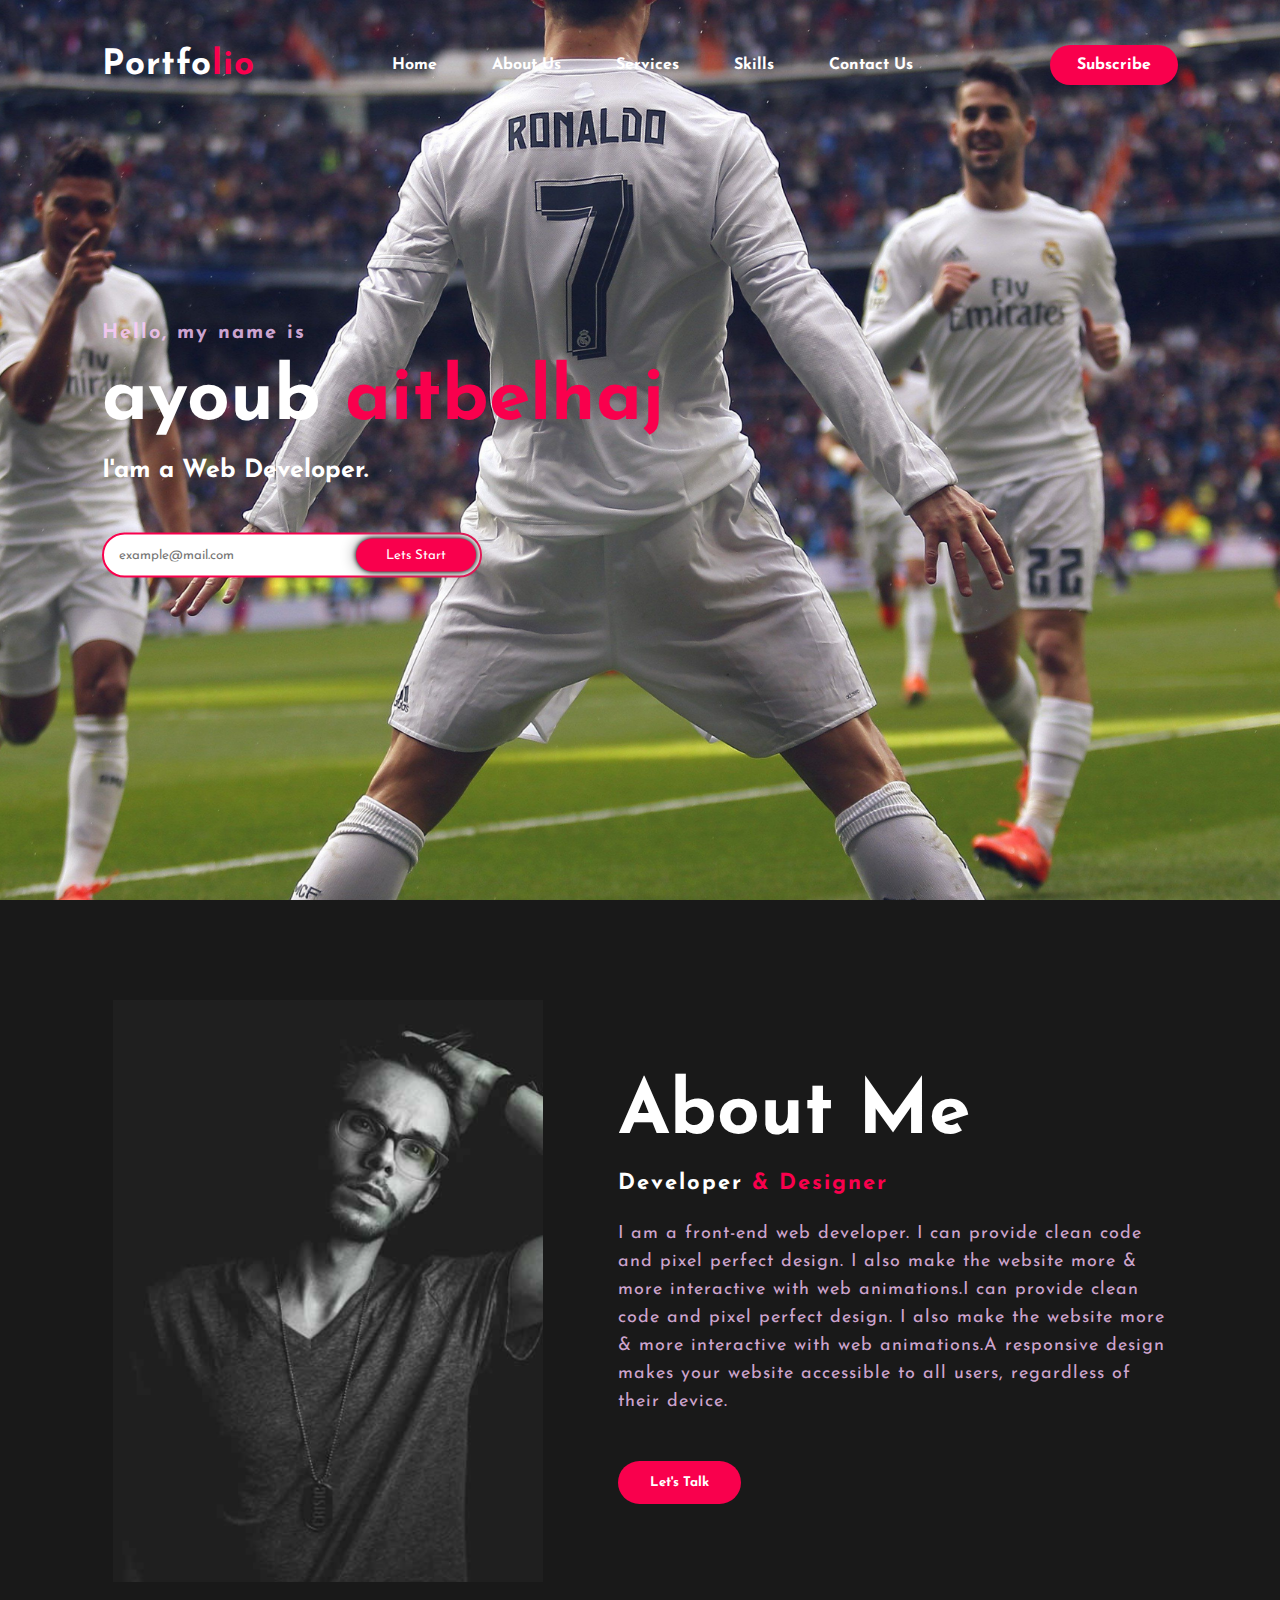
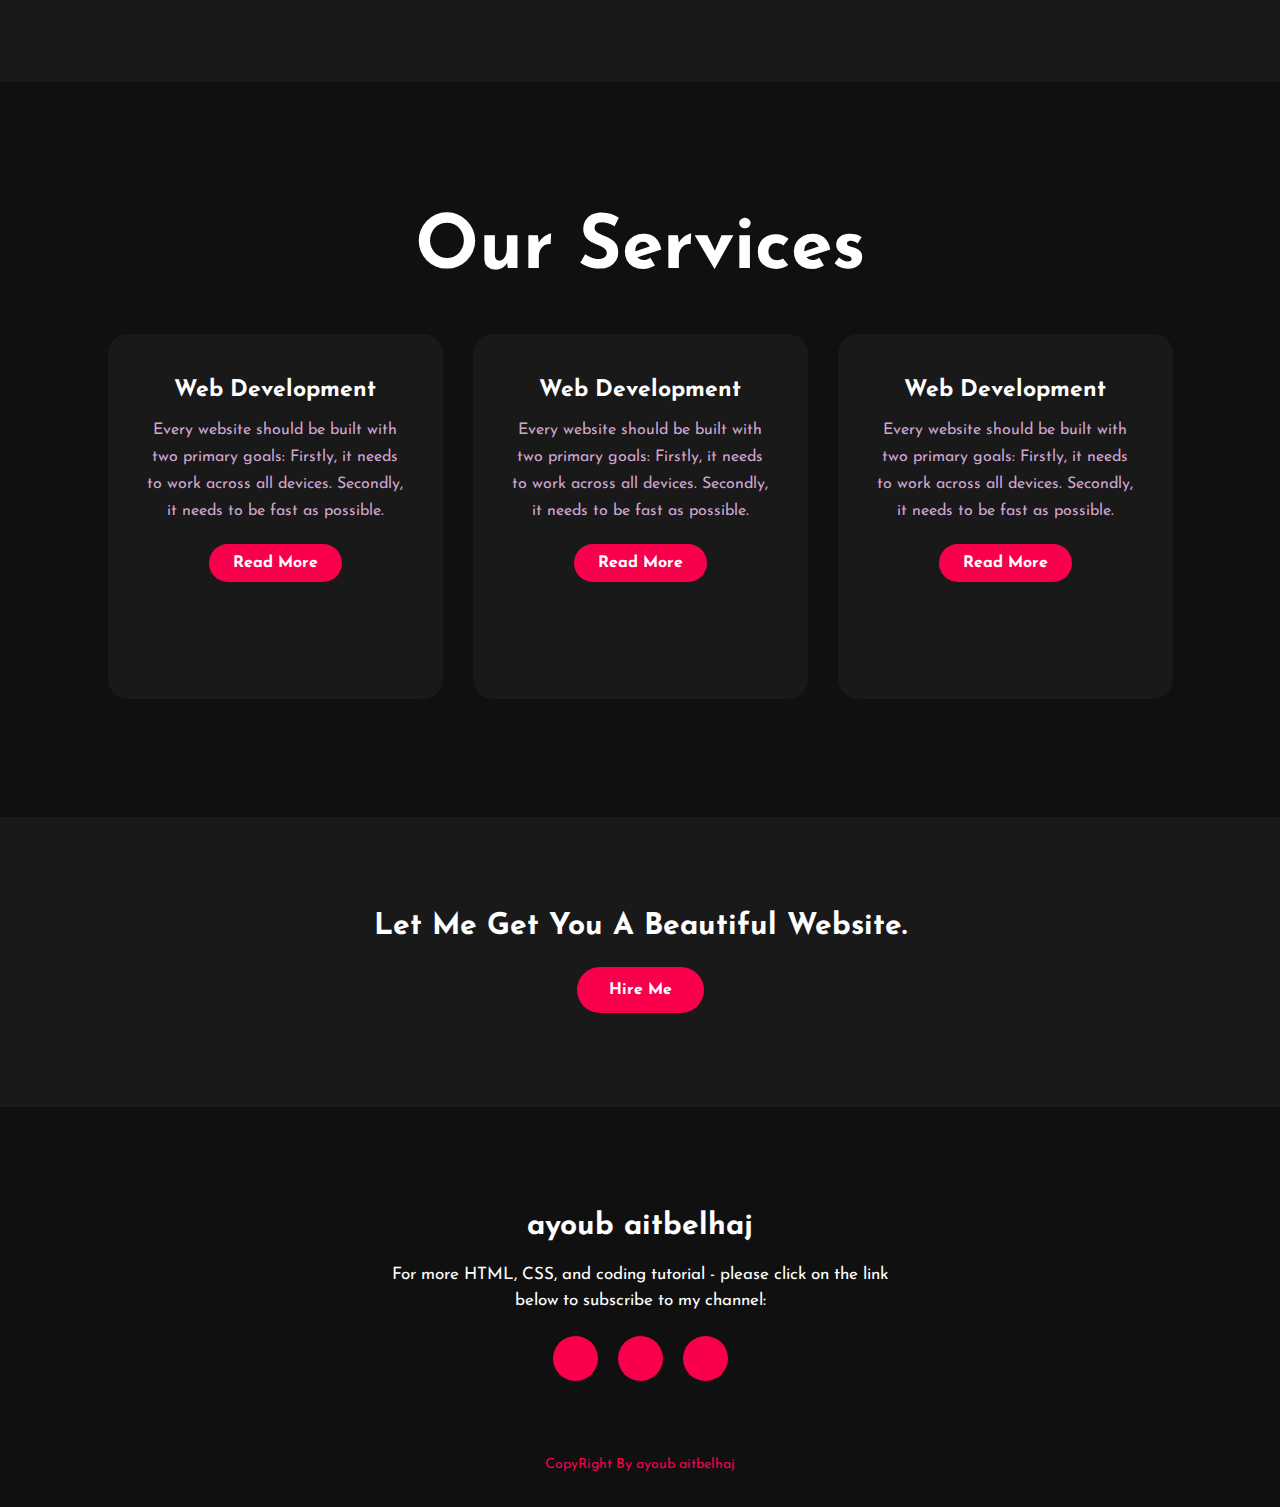
<file: Build a Complete Personal Portfolio Website Using Only HTML And CSS  Pure HTML And CSS/index.html>
<!DOCTYPE html>
<html>
<head>
	<title>Portfolio website</title>
	<link rel="stylesheet" type="text/css" href="css/style.css">

	<link rel="preconnect" href="https://fonts.gstatic.com">
  <link href="https://fonts.googleapis.com/css2?family=Josefin+Sans:ital,wght@0,100;0,200;0,300;0,400;0,500;0,600;0,700;1,100;1,200;1,300;1,400;1,500;1,600;1,700&display=swap" rel="stylesheet">

  <link rel="stylesheet" href="https://cdnjs.cloudflare.com/ajax/libs/font-awesome/5.15.3/css/all.min.css" integrity="sha512-iBBXm8fW90+nuLcSKlbmrPcLa0OT92xO1BIsZ+ywDWZCvqsWgccV3gFoRBv0z+8dLJgyAHIhR35VZc2oM/gI1w==" crossorigin="anonymous" referrerpolicy="no-referrer" />

</head>
<body>
	<!----hero Section start---->

	<div class="hero">
		<nav>
			<h2 class="logo">Portfo<span>lio</span></h2>
			<ul>
				<li><a href="#">Home</a></li>
				<li><a href="#">About Us</a></li>
				<li><a href="#">Services</a></li>
				<li><a href="#">Skills</a></li>
				<li><a href="#">Contact Us</a></li>
			</ul>
			<a href="#" class="btn">Subscribe</a>
		</nav>

		<div class="content">
			<h4>Hello, my name is</h4>
			<h1>ayoub <span>aitbelhaj</span></h1>
			<h3>I'am a Web Developer.</h3>
			<div class="newslatter">
				<form>
					<input type="email" name="email" id="mail" placeholder="example@mail.com">
					<input type="submit" name="submit" value="Lets Start">
				</form>
			</div>
		</div>
	</div>

	<!----About section start---->
	<section class="about">
		<div class="main">
			<img src="img/main-img.png">
			<div class="about-text">
				<h2>About Me</h2>
				<h5>Developer <span>& Designer</span></h5>
				<p>I am a front-end web developer. I can provide clean code and pixel perfect design. I also make the website more & more interactive with web animations.I can provide clean code and pixel perfect design. I also make the website more & more interactive with web animations.A responsive design makes your website accessible to all users, regardless of their device.</p>
				<button type="button">Let's Talk</button>
			</div>
		</div>
	</section>

	<!-----service section start----------->
	<div class="service">
		<div class="title">
			<h2>Our Services</h2>
		</div>

		<div class="box">
			<div class="card">
				<i class="fas fa-bars"></i>
				<h5>Web Development</h5>
				<div class="pra">
					<p>Every website should be built with two primary goals: Firstly, it needs to work across all devices. Secondly, it needs to be fast as possible.</p>

					<p style="text-align: center;">
						<a class="button" href="#">Read More</a>
					</p>
				</div>
			</div>

			<div class="card">
				<i class="far fa-user"></i>
				<h5>Web Development</h5>
				<div class="pra">
					<p>Every website should be built with two primary goals: Firstly, it needs to work across all devices. Secondly, it needs to be fast as possible.</p>

					<p style="text-align: center;">
						<a class="button" href="#">Read More</a>
					</p>
				</div>
			</div>

			<div class="card">
				<i class="far fa-bell"></i>
				<h5>Web Development</h5>
				<div class="pra">
					<p>Every website should be built with two primary goals: Firstly, it needs to work across all devices. Secondly, it needs to be fast as possible.</p>

					<p style="text-align: center;">
						<a class="button" href="#">Read More</a>
					</p>
				</div>
			</div>
		</div>
	</div>

	<!------Contact Me------>
	<div class="contact-me">
		<p>Let Me Get You A Beautiful Website.</p>
		<a class="button-two" href="#">Hire Me</a>
	</div>

	<!------footer start--------->
	<footer>
		<p>ayoub aitbelhaj</p>
		<p>For more HTML, CSS, and coding tutorial - please click on the link below to subscribe to my channel:</p>
		<div class="social">
			<a href="#"><i class="fab fa-facebook-f"></i></a>
			<a href="#"><i class="fab fa-instagram"></i></a>
			<a href="#"><i class="fab fa-dribbble"></i></a>
		</div>
		<p class="end">CopyRight By ayoub aitbelhaj</p>
	</footer>
</body>
</html>
</file>
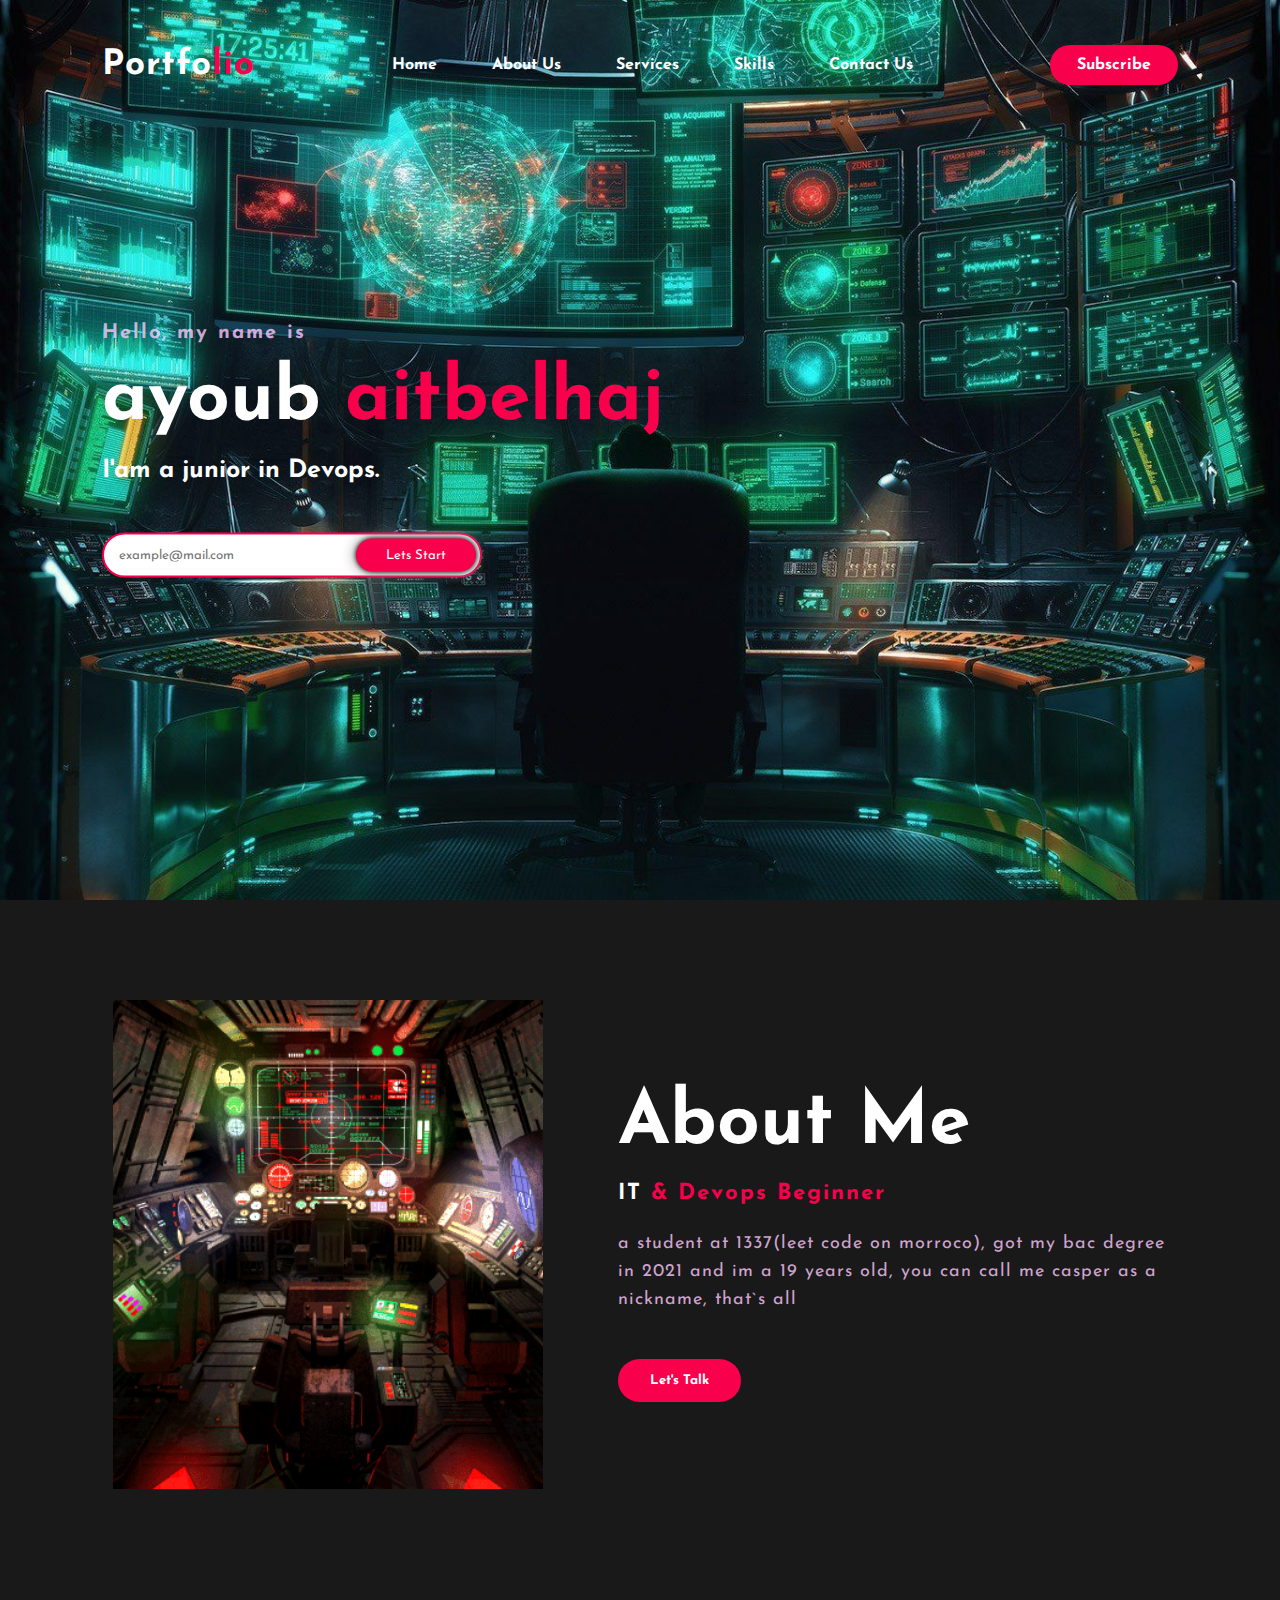
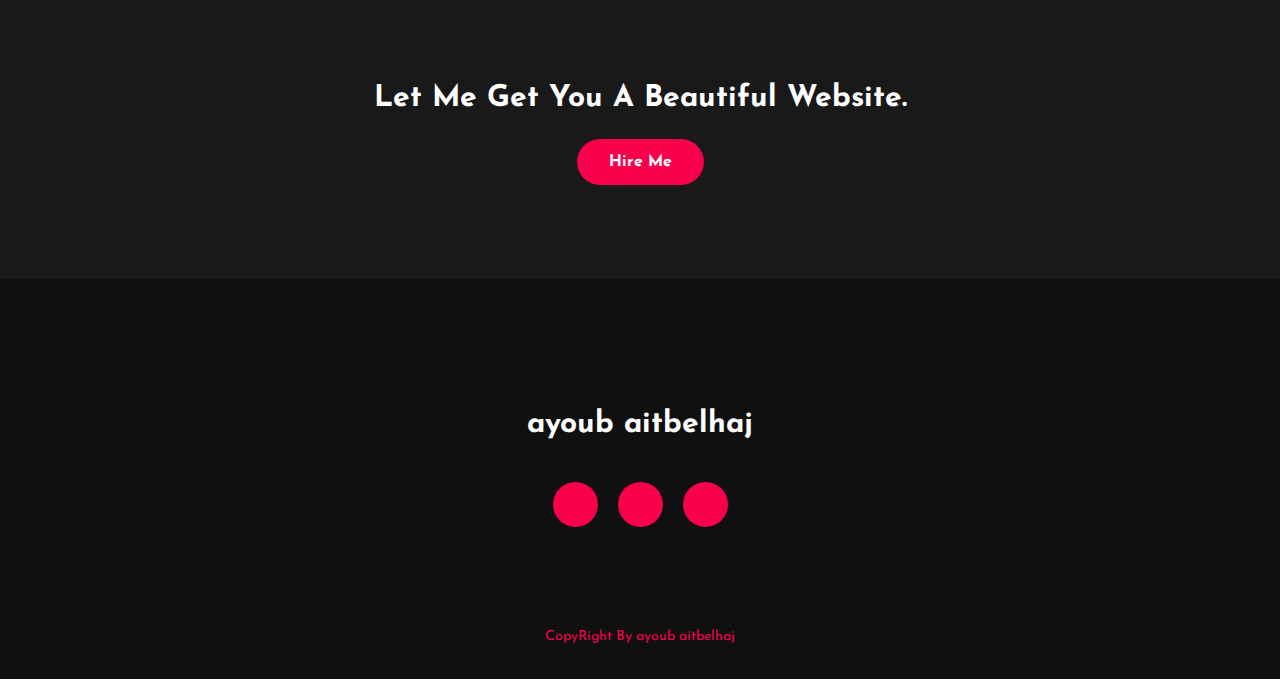
<file: portfolio/index.html>
<!DOCTYPE html>
<html>
<head>
	<title>Portfolio website</title>
	<link rel="stylesheet" type="text/css" href="css/style.css">

	<link rel="preconnect" href="https://fonts.gstatic.com">
  <link href="https://fonts.googleapis.com/css2?family=Josefin+Sans:ital,wght@0,100;0,200;0,300;0,400;0,500;0,600;0,700;1,100;1,200;1,300;1,400;1,500;1,600;1,700&display=swap" rel="stylesheet">

  <link rel="stylesheet" href="https://cdnjs.cloudflare.com/ajax/libs/font-awesome/5.15.3/css/all.min.css" integrity="sha512-iBBXm8fW90+nuLcSKlbmrPcLa0OT92xO1BIsZ+ywDWZCvqsWgccV3gFoRBv0z+8dLJgyAHIhR35VZc2oM/gI1w==" crossorigin="anonymous" referrerpolicy="no-referrer" />

</head>
<body>
	<!----hero Section start---->

	<div class="hero">
		<nav>
			<h2 class="logo">Portfo<span>lio</span></h2>
			<ul>
				<li><a href="#">Home</a></li>
				<li><a href="#">About Us</a></li>
				<li><a href="#">Services</a></li>
				<li><a href="#">Skills</a></li>
				<li><a href="#">Contact Us</a></li>
			</ul>
			<a href="#" class="btn">Subscribe</a>
		</nav>

		<div class="content">
			<h4>Hello, my name is</h4>
			<h1>ayoub <span>aitbelhaj</span></h1>
			<h3>I'am a junior in Devops.</h3>
			<div class="newslatter">
				<form>
					<input type="email" name="email" id="mail" placeholder="example@mail.com">
					<input type="submit" name="submit" value="Lets Start">
				</form>
			</div>
		</div>
	</div>

	<!----About section start---->
	<section class="about">
		<div class="main">
			<img src="img/R.gif">
			<div class="about-text">
				<h2>About Me</h2>
				<h5>IT <span>& Devops beginner</span></h5>
				<p>a student at 1337(leet code on morroco), got my bac degree in 2021 and im a 19 years old, you can call me casper as a nickname, that`s all</p>
				<button type="button">Let's Talk</button>
			</div>
		</div>
	</section>
	<!------Contact Me------>
	<div class="contact-me">
		<p>Let Me Get You A Beautiful Website.</p>
		<a class="button-two" href="#">Hire Me</a>
	</div>

	<!------footer start--------->
	<footer>
		<p>ayoub aitbelhaj</p>
		<div class="social">
			<a href="#"><i class="fab fa-facebook-f"></i></a>
			<a href="#"><i class="fab fa-instagram"></i></a>
			<a href="#"><i class="fab fa-dribbble"></i></a>
		</div>
		<p class="end">CopyRight By ayoub aitbelhaj</p>
	</footer>
</body>
</html>
</file>
<file: Build a Complete Personal Portfolio Website Using Only HTML And CSS  Pure HTML And CSS/css/style.css>
*{
	padding: 0;
	margin: 0;
	font-family: 'Josefin Sans', sans-serif;
	box-sizing: border-box;
}
.hero{
	height: 100vh;
	width: 100%;
	background-image: url(../img/suii.jpg);
	background-size: cover;
	background-position: center;
}
nav{
	display: flex;
	align-items: center;
	justify-content: space-between;
	padding-top: 45px;
	padding-left: 8%;
	padding-right: 8%;
}
.logo{
	color: white;
	font-size: 35px;
	letter-spacing: 1px;
	cursor: pointer;
}
span{
	color: #f9004d;
}
nav ul li{
	list-style-type: none;
	display: inline-block;
	padding: 10px  25px;
}
nav ul li a{
	color: white;
	text-decoration: none;
	font-weight: bold;
	text-transform: capitalize;
}
nav ul li a:hover{
	color: #f9004d;
	transition: .4s;
}
.btn{
	background-color:#f9004d;
	color: white;
	text-decoration: none;
	border: 2px solid transparent;
	font-weight: bold;
	padding: 10px 25px;
	border-radius: 30px;
	transition: transform .4s; 
}
.btn:hover{
	transform: scale(1.2);
}
.content{
	position: absolute;
	top: 50%;
	left:8%;
	transform: translateY(-50%);
}
h1{
	color: white;
	margin: 20px 0px 20px;
	font-size: 75px;
}
h3{
	color: white;
	font-size: 25px;
	margin-bottom: 50px;
}
h4{
	color: #fcfc;
	letter-spacing: 2px;
	font-size: 20px;
}
.newslatter form{
	width: 380px;
	max-width: 100%;
	position: relative;
}
.newslatter form input:first-child{
	display: inline-block;
	width: 100%;
	padding: 14px 130px 14px 15px;
	border: 2px solid #f9004d;
	outline: none;
	border-radius: 30px;
}
.newslatter form input:last-child{
	position: absolute;
	display: inline-block;
	outline: none;
	border: none;
	padding: 10px 30px;
	border-radius: 30px;
	background-color:#f9004d;
	color: white;
	box-shadow: 0px 0px 5px #000, 0px 0px 15px #858585;
	top: 6px;
	right: 6px; 
}

.about{
	width: 100%;
	padding: 100px 0px;
	background-color: #191919;
}
.about img{
	height: auto;
	width: 430px;
}
.about-text{
	width: 550px;
}
.main{
	width: 1130px;
	max-width: 95%;
	margin: 0 auto;
	display: flex;
	align-items: center;
	justify-content: space-around;
}
.about-text h2{
	color: white;
	font-size: 75px;
	text-transform: capitalize;
	margin-bottom: 20px;
}
.about-text h5{
	color: white;
	letter-spacing: 2px;
	font-size: 22px;
	margin-bottom: 25px;
	text-transform: capitalize;
}
.about-text p{
	color: #fcfc;
	letter-spacing: 1px;
	line-height: 28px;
	font-size: 18px;
	margin-bottom: 45px;
}
button{
	background-color:#f9004d;
	color: white;
	text-decoration: none;
	border: 2px solid transparent;
	font-weight: bold;
	padding: 13px 30px;
	border-radius: 30px;
	transition: .4s; 
}
button:hover{
	background-color: transparent;
	border: 2px solid #f9004d;
	cursor: pointer;
}

.service{
	background: #101010;
	width: 100%;
	padding: 100px 0px;
}
.title h2{
	color: white;
	font-size: 75px;
	width: 1130px;
	margin: 30px auto;
	text-align: center;
}
.box{
	display: flex;
	justify-content: center;
	align-items: center;
	min-height: 400px;
}
.card{
	height: 365px;
	width: 335px;
	padding: 20px 35px;
	background: #191919;
	border-radius: 20px;
	margin: 15px;
	position: relative;
	overflow: hidden;
	text-align: center;
}
.card i{
	font-size: 50px;
	display: block;
	text-align: center;
	margin: 25px 0px;
	color: #f9004d;

}
h5{
	color: white;
	font-size: 23px;
	margin-bottom: 15px;
}
.pra p{
	color: #fcfc;
	font-size: 16px;
	line-height: 27px;
	margin-bottom: 25px;
}
.card .button{
	background-color:#f9004d;
	color: white;
	text-decoration: none;
	border: 2px solid transparent;
	font-weight: bold;
	padding: 9px 22px;
	border-radius: 30px;
	transition: .4s; 
}
.card .button:hover{
	background-color: transparent;
	border: 2px solid #f9004d;
	cursor: pointer;
}
.contact-me{
	width: 100%;
	height: 290px;
	background: #191919;
	display: flex;
	align-items: center;
	flex-direction: column;
	justify-content: center;
}
.contact-me p{
	color: white;
	font-size: 30px;
	font-weight: bold;
	margin-bottom: 25px;
}
.contact-me .button-two{
	background-color:#f9004d;
	color: white;
	text-decoration: none;
	border: 2px solid transparent;
	font-weight: bold;
	padding: 13px 30px;
	border-radius: 30px;
	transition: .4s; 
}
.contact-me .button-two:hover{
	background-color: transparent;
	border: 2px solid #f9004d;
	cursor: pointer;
}
footer{
	position: relative;
	width: 100%;
	height: 400px;
	background: #101010;
	display: flex;
	flex-direction: column;
	align-items: center;
	justify-content: center;
}
footer p:nth-child(1){
	font-size: 30px;
	color: white;
	margin-bottom: 20px;
	font-weight: bold;
}
footer p:nth-child(2){
	color: white;
	font-size: 17px;
	width: 500px;
	text-align: center;
	line-height: 26px;
}
.social{
	display: flex;
}
.social a{
	width: 45px;
	height: 45px;
	display: flex;
	align-items: center;
	justify-content: center;
	background:  #f9004d;
	border-radius: 50%;
	margin: 22px 10px;
	color: white;
	text-decoration: none;
	font-size: 20px;
}
.social a:hover{
	transform: scale(1.3);
	transition: .3s;
}
.end{
	position: absolute;
	color:#f9004d;
	bottom: 35px;
	font-size: 14px; 
}
</file>
<file: portfolio/css/style.css>
*{
	padding: 0;
	margin: 0;
	font-family: 'Josefin Sans', sans-serif;
	box-sizing: border-box;
}
.hero{
	height: 100vh;
	width: 100%;
	background-image: url(../img/_.jpeg);
	background-size: cover;
	background-position: center;
}
nav{
	display: flex;
	align-items: center;
	justify-content: space-between;
	padding-top: 45px;
	padding-left: 8%;
	padding-right: 8%;
}
.logo{
	color: white;
	font-size: 35px;
	letter-spacing: 1px;
	cursor: pointer;
}
span{
	color: #f9004d;
}
nav ul li{
	list-style-type: none;
	display: inline-block;
	padding: 10px  25px;
}
nav ul li a{
	color: white;
	text-decoration: none;
	font-weight: bold;
	text-transform: capitalize;
}
nav ul li a:hover{
	color: #f9004d;
	transition: .4s;
}
.btn{
	background-color:#f9004d;
	color: white;
	text-decoration: none;
	border: 2px solid transparent;
	font-weight: bold;
	padding: 10px 25px;
	border-radius: 30px;
	transition: transform .4s; 
}
.btn:hover{
	transform: scale(1.2);
}
.content{
	position: absolute;
	top: 50%;
	left:8%;
	transform: translateY(-50%);
}
h1{
	color: white;
	margin: 20px 0px 20px;
	font-size: 75px;
}
h3{
	color: white;
	font-size: 25px;
	margin-bottom: 50px;
}
h4{
	color: #fcfc;
	letter-spacing: 2px;
	font-size: 20px;
}
.newslatter form{
	width: 380px;
	max-width: 100%;
	position: relative;
}
.newslatter form input:first-child{
	display: inline-block;
	width: 100%;
	padding: 14px 130px 14px 15px;
	border: 2px solid #f9004d;
	outline: none;
	border-radius: 30px;
}
.newslatter form input:last-child{
	position: absolute;
	display: inline-block;
	outline: none;
	border: none;
	padding: 10px 30px;
	border-radius: 30px;
	background-color:#f9004d;
	color: white;
	box-shadow: 0px 0px 5px #000, 0px 0px 15px #858585;
	top: 6px;
	right: 6px; 
}

.about{
	width: 100%;
	padding: 100px 0px;
	background-color: #191919;
}
.about img{
	height: auto;
	width: 430px;
}
.about-text{
	width: 550px;
}
.main{
	width: 1130px;
	max-width: 95%;
	margin: 0 auto;
	display: flex;
	align-items: center;
	justify-content: space-around;
}
.about-text h2{
	color: white;
	font-size: 75px;
	text-transform: capitalize;
	margin-bottom: 20px;
}
.about-text h5{
	color: white;
	letter-spacing: 2px;
	font-size: 22px;
	margin-bottom: 25px;
	text-transform: capitalize;
}
.about-text p{
	color: #fcfc;
	letter-spacing: 1px;
	line-height: 28px;
	font-size: 18px;
	margin-bottom: 45px;
}
button{
	background-color:#f9004d;
	color: white;
	text-decoration: none;
	border: 2px solid transparent;
	font-weight: bold;
	padding: 13px 30px;
	border-radius: 30px;
	transition: .4s; 
}
button:hover{
	background-color: transparent;
	border: 2px solid #f9004d;
	cursor: pointer;
}

.service{
	background: #101010;
	width: 100%;
	padding: 100px 0px;
}
.title h2{
	color: white;
	font-size: 75px;
	width: 1130px;
	margin: 30px auto;
	text-align: center;
}
.box{
	display: flex;
	justify-content: center;
	align-items: center;
	min-height: 400px;
}
.card{
	height: 365px;
	width: 335px;
	padding: 20px 35px;
	background: #191919;
	border-radius: 20px;
	margin: 15px;
	position: relative;
	overflow: hidden;
	text-align: center;
}
.card i{
	font-size: 50px;
	display: block;
	text-align: center;
	margin: 25px 0px;
	color: #f9004d;

}
h5{
	color: white;
	font-size: 23px;
	margin-bottom: 15px;
}
.pra p{
	color: #fcfc;
	font-size: 16px;
	line-height: 27px;
	margin-bottom: 25px;
}
.card .button{
	background-color:#f9004d;
	color: white;
	text-decoration: none;
	border: 2px solid transparent;
	font-weight: bold;
	padding: 9px 22px;
	border-radius: 30px;
	transition: .4s; 
}
.card .button:hover{
	background-color: transparent;
	border: 2px solid #f9004d;
	cursor: pointer;
}
.contact-me{
	width: 100%;
	height: 290px;
	background: #191919;
	display: flex;
	align-items: center;
	flex-direction: column;
	justify-content: center;
}
.contact-me p{
	color: white;
	font-size: 30px;
	font-weight: bold;
	margin-bottom: 25px;
}
.contact-me .button-two{
	background-color:#f9004d;
	color: white;
	text-decoration: none;
	border: 2px solid transparent;
	font-weight: bold;
	padding: 13px 30px;
	border-radius: 30px;
	transition: .4s; 
}
.contact-me .button-two:hover{
	background-color: transparent;
	border: 2px solid #f9004d;
	cursor: pointer;
}
footer{
	position: relative;
	width: 100%;
	height: 400px;
	background: #101010;
	display: flex;
	flex-direction: column;
	align-items: center;
	justify-content: center;
}
footer p:nth-child(1){
	font-size: 30px;
	color: white;
	margin-bottom: 20px;
	font-weight: bold;
}
footer p:nth-child(2){
	color: white;
	font-size: 17px;
	width: 500px;
	text-align: center;
	line-height: 26px;
}
.social{
	display: flex;
}
.social a{
	width: 45px;
	height: 45px;
	display: flex;
	align-items: center;
	justify-content: center;
	background:  #f9004d;
	border-radius: 50%;
	margin: 22px 10px;
	color: white;
	text-decoration: none;
	font-size: 20px;
}
.social a:hover{
	transform: scale(1.3);
	transition: .3s;
}
.end{
	position: absolute;
	color:#f9004d;
	bottom: 35px;
	font-size: 14px; 
}
</file>
